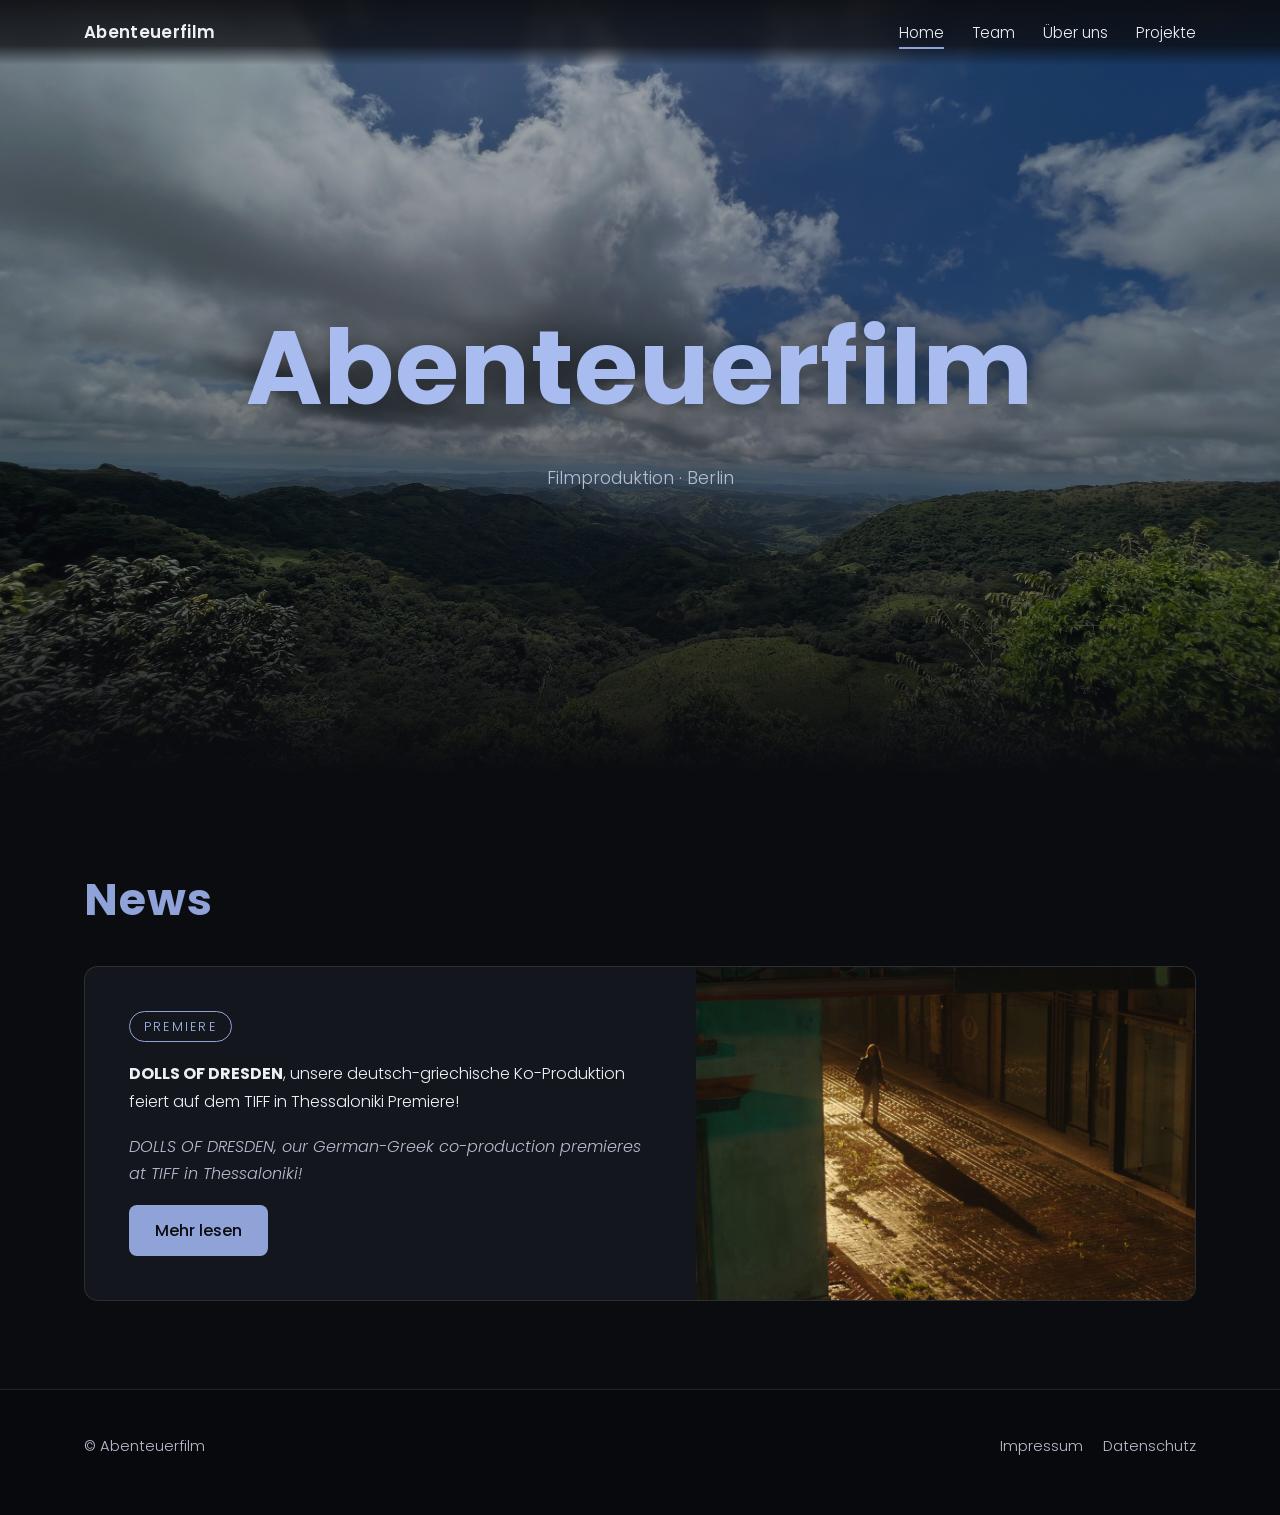
<file: index.html>
<!DOCTYPE html>
<html lang="de">
<head>
<meta charset="utf-8">
<meta name="viewport" content="width=device-width, initial-scale=1">
<title>Home | Abenteuerfilm</title>
<meta name="description" content="Abenteuerfilm – Filmproduktion von Liza Reichardt und Arndt Schwering-Sohnrey. Koproduktionen europäischer Filme und eigene Stoffe.">
<link rel="preconnect" href="https://fonts.googleapis.com">
<link rel="preconnect" href="https://fonts.gstatic.com" crossorigin>
<link href="https://fonts.googleapis.com/css2?family=Poppins:wght@300;400;500;600;700&display=swap" rel="stylesheet">
<link rel="stylesheet" href="/assets/css/style.css">
</head>
<body>
<header>
<div class="nav">
<a class="brand" href="/">Abenteuerfilm</a>
<button class="nav-toggle" aria-label="Menü öffnen" onclick="document.getElementById('nav').classList.toggle('open')">☰</button>
<nav id="nav">
<ul>
<li><a href="/" class="active">Home</a></li>
<li><a href="/team/">Team</a></li>
<li><a href="/ueber-uns/">Über uns</a></li>
<li><a href="/projekte/">Projekte</a></li>
</ul>
</nav>
</div>
</header>
<div class="hero" style="background-image:url('/assets/img/hero.jpg')">
<div class="wrap">
<h1>Abenteuerfilm</h1>
<p class="tagline">Filmproduktion · Berlin</p>
</div>
</div>
<section class="section-dark">
<div class="wrap">
<h2>News</h2>
<div class="news-card">
<div class="txt">
<span class="badge">Premiere</span>
<p><strong>DOLLS OF DRESDEN</strong>, unsere deutsch-griechische Ko-Produktion feiert auf dem TIFF in Thessaloniki Premiere!</p>
<p class="dim"><em>DOLLS OF DRESDEN, our German-Greek co-production premieres at TIFF in Thessaloniki!</em></p>
<a class="btn" href="https://filmfestival.gr/" target="_blank" rel="noopener">Mehr lesen</a>
</div>
<div class="img" style="background-image:url('/assets/img/news-dolls.jpg')"></div>
</div>
</div>
</section>
<footer>
<div class="foot">
<span>© Abenteuerfilm</span>
<ul>
<li><a href="/impressum/">Impressum</a></li>
<li><a href="/datenschutz/">Datenschutz</a></li>
</ul>
</div>
</footer>
</body>
</html>
</file>
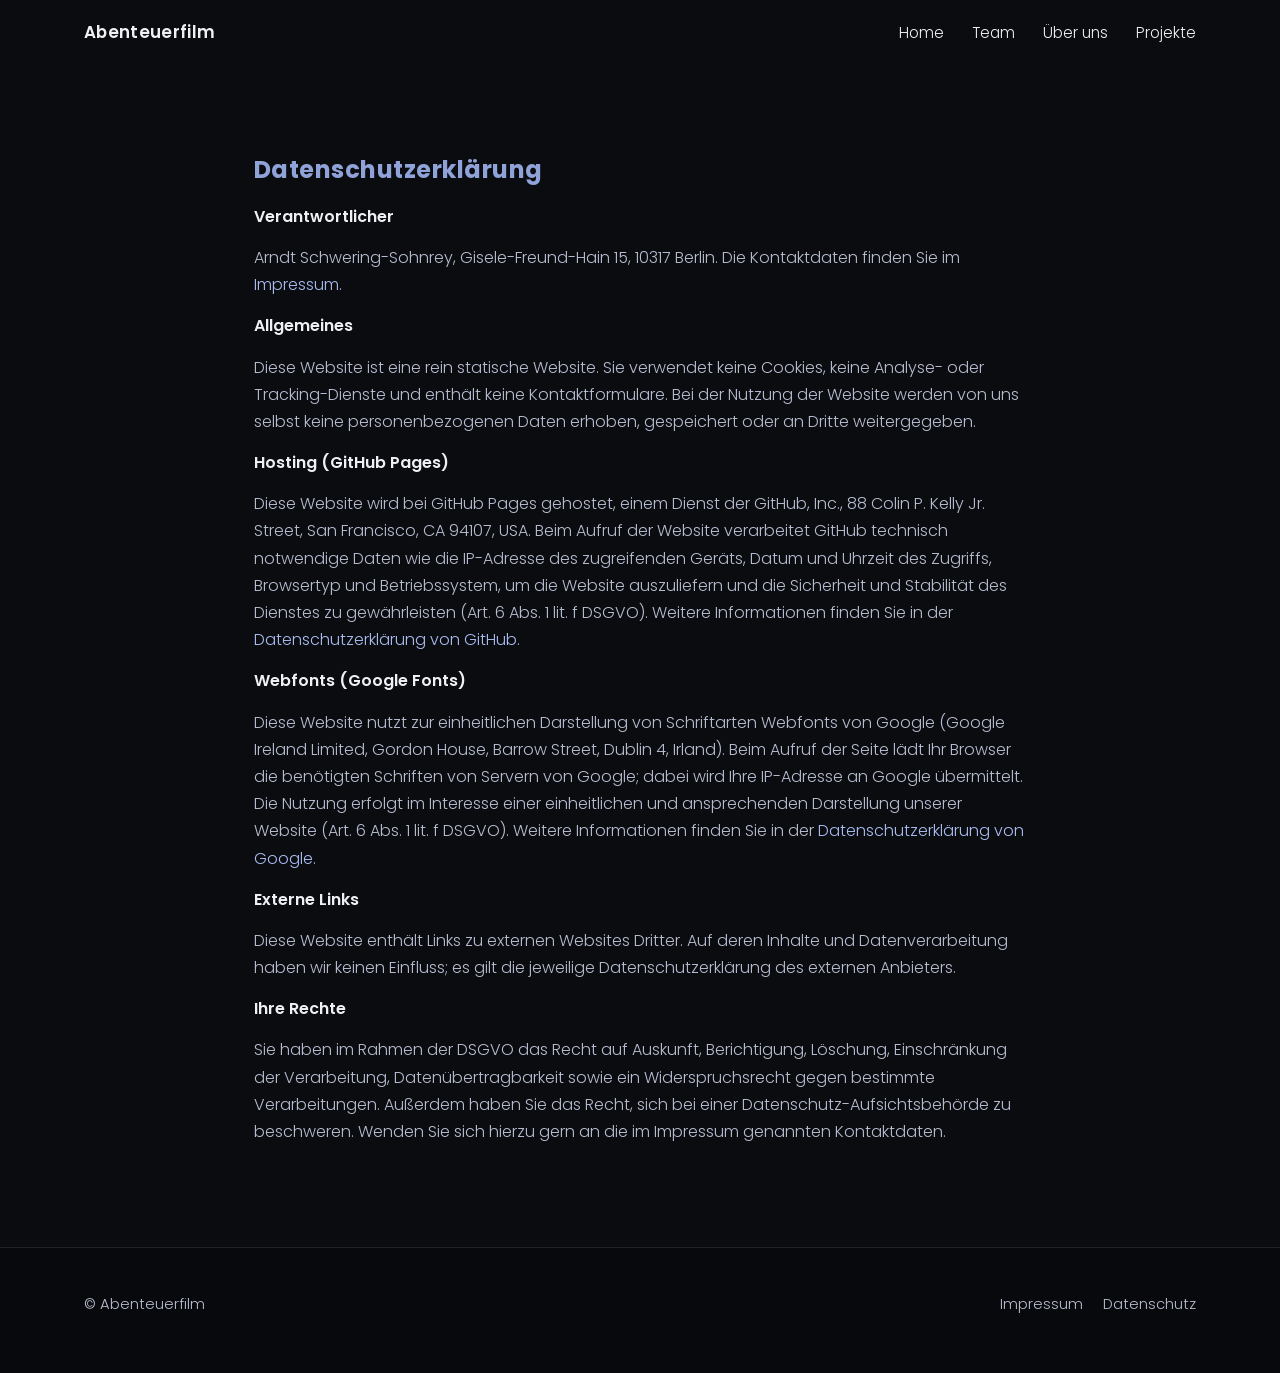
<file: datenschutz/index.html>
<!DOCTYPE html>
<html lang="de">
<head>
<meta charset="utf-8">
<meta name="viewport" content="width=device-width, initial-scale=1">
<title>Datenschutz | Abenteuerfilm</title>
<meta name="robots" content="noindex">
<link rel="preconnect" href="https://fonts.googleapis.com">
<link rel="preconnect" href="https://fonts.gstatic.com" crossorigin>
<link href="https://fonts.googleapis.com/css2?family=Poppins:wght@300;400;500;600;700&display=swap" rel="stylesheet">
<link rel="stylesheet" href="/assets/css/style.css">
</head>
<body>

<header>
  <div class="nav">
    <a class="brand" href="/">Abenteuerfilm</a>
    <button class="nav-toggle" aria-label="Menü öffnen" onclick="document.getElementById('nav').classList.toggle('open')">☰</button>
    <nav id="nav">
      <ul>
        <li><a href="/">Home</a></li>
        <li><a href="/team/">Team</a></li>
        <li><a href="/ueber-uns/">Über uns</a></li>
        <li><a href="/projekte/">Projekte</a></li>
      </ul>
    </nav>
  </div>
</header>

<section class="section-dark" style="padding-top:150px">
  <div class="wrap legal">
    <h2>Datenschutzerklärung</h2>

    <p><strong>Verantwortlicher</strong></p>
    <p>Arndt Schwering-Sohnrey, Gisele-Freund-Hain 15, 10317 Berlin. Die Kontaktdaten finden Sie im <a href="/impressum/">Impressum</a>.</p>

    <p><strong>Allgemeines</strong></p>
    <p>Diese Website ist eine rein statische Website. Sie verwendet keine Cookies, keine Analyse- oder Tracking-Dienste und enthält keine Kontaktformulare. Bei der Nutzung der Website werden von uns selbst keine personenbezogenen Daten erhoben, gespeichert oder an Dritte weitergegeben.</p>

    <p><strong>Hosting (GitHub Pages)</strong></p>
    <p>Diese Website wird bei GitHub Pages gehostet, einem Dienst der GitHub, Inc., 88 Colin P. Kelly Jr. Street, San Francisco, CA 94107, USA. Beim Aufruf der Website verarbeitet GitHub technisch notwendige Daten wie die IP-Adresse des zugreifenden Geräts, Datum und Uhrzeit des Zugriffs, Browsertyp und Betriebssystem, um die Website auszuliefern und die Sicherheit und Stabilität des Dienstes zu gewährleisten (Art. 6 Abs. 1 lit. f DSGVO). Weitere Informationen finden Sie in der <a href="https://docs.github.com/de/site-policy/privacy-policies/github-general-privacy-statement" target="_blank" rel="noopener">Datenschutzerklärung von GitHub</a>.</p>

    <p><strong>Webfonts (Google Fonts)</strong></p>
    <p>Diese Website nutzt zur einheitlichen Darstellung von Schriftarten Webfonts von Google (Google Ireland Limited, Gordon House, Barrow Street, Dublin 4, Irland). Beim Aufruf der Seite lädt Ihr Browser die benötigten Schriften von Servern von Google; dabei wird Ihre IP-Adresse an Google übermittelt. Die Nutzung erfolgt im Interesse einer einheitlichen und ansprechenden Darstellung unserer Website (Art. 6 Abs. 1 lit. f DSGVO). Weitere Informationen finden Sie in der <a href="https://policies.google.com/privacy" target="_blank" rel="noopener">Datenschutzerklärung von Google</a>.</p>

    <p><strong>Externe Links</strong></p>
    <p>Diese Website enthält Links zu externen Websites Dritter. Auf deren Inhalte und Datenverarbeitung haben wir keinen Einfluss; es gilt die jeweilige Datenschutzerklärung des externen Anbieters.</p>

    <p><strong>Ihre Rechte</strong></p>
    <p>Sie haben im Rahmen der DSGVO das Recht auf Auskunft, Berichtigung, Löschung, Einschränkung der Verarbeitung, Datenübertragbarkeit sowie ein Widerspruchsrecht gegen bestimmte Verarbeitungen. Außerdem haben Sie das Recht, sich bei einer Datenschutz-Aufsichtsbehörde zu beschweren. Wenden Sie sich hierzu gern an die im Impressum genannten Kontaktdaten.</p>
  </div>
</section>

<footer>
  <div class="foot">
    <span>© Abenteuerfilm</span>
    <ul>
      <li><a href="/impressum/">Impressum</a></li>
      <li><a href="/datenschutz/">Datenschutz</a></li>
    </ul>
  </div>
</footer>

</body>
</html>
</file>
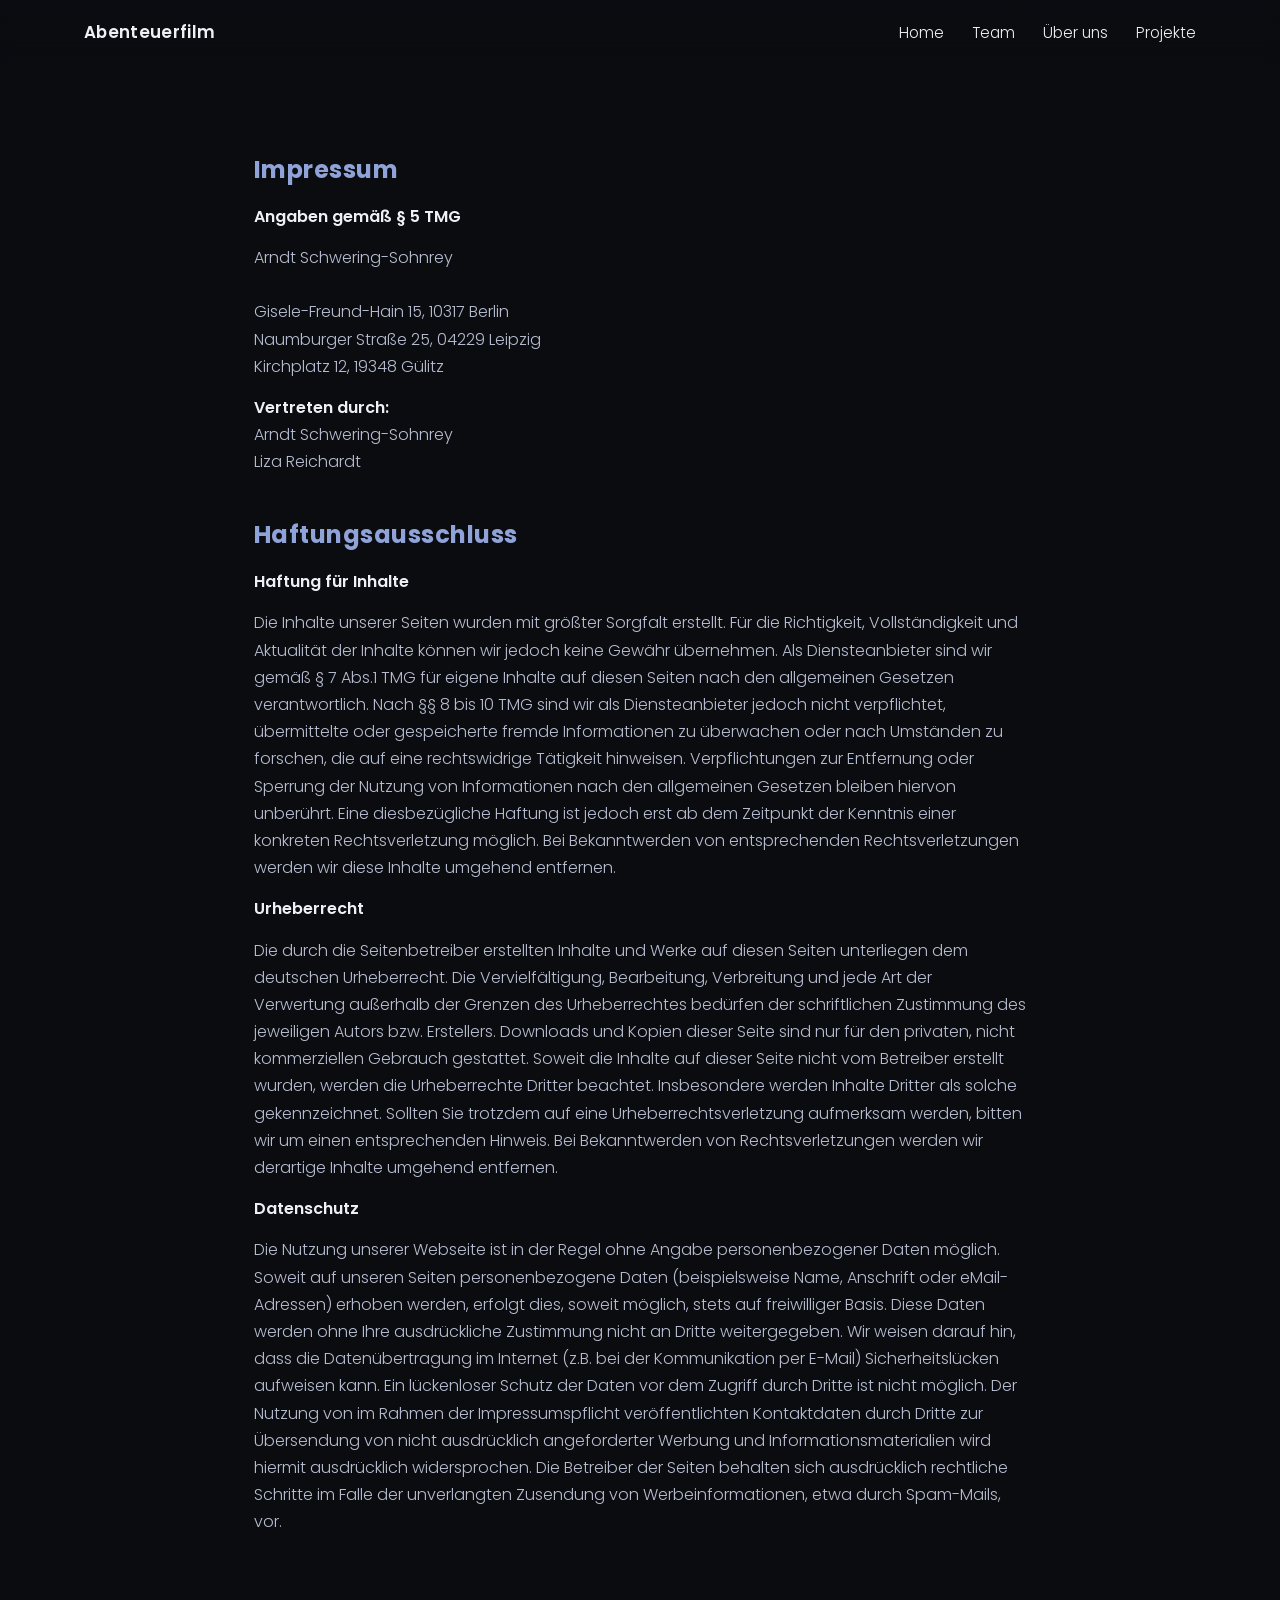
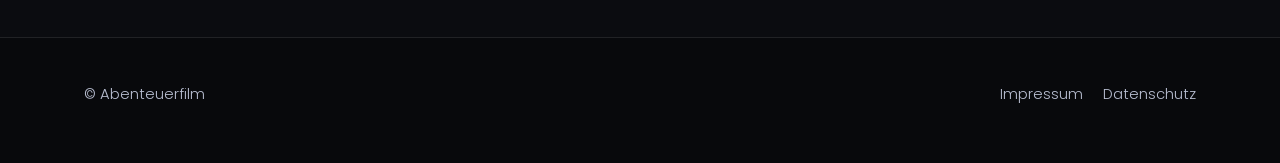
<file: impressum/index.html>
<!DOCTYPE html>
<html lang="de">
<head>
<meta charset="utf-8">
<meta name="viewport" content="width=device-width, initial-scale=1">
<title>Impressum | Abenteuerfilm</title>
<meta name="robots" content="noindex">
<link rel="preconnect" href="https://fonts.googleapis.com">
<link rel="preconnect" href="https://fonts.gstatic.com" crossorigin>
<link href="https://fonts.googleapis.com/css2?family=Poppins:wght@300;400;500;600;700&display=swap" rel="stylesheet">
<link rel="stylesheet" href="/assets/css/style.css">
</head>
<body>

<header>
  <div class="nav">
    <a class="brand" href="/">Abenteuerfilm</a>
    <button class="nav-toggle" aria-label="Menü öffnen" onclick="document.getElementById('nav').classList.toggle('open')">☰</button>
    <nav id="nav">
      <ul>
        <li><a href="/">Home</a></li>
        <li><a href="/team/">Team</a></li>
        <li><a href="/ueber-uns/">Über uns</a></li>
        <li><a href="/projekte/">Projekte</a></li>
      </ul>
    </nav>
  </div>
</header>

<section class="section-dark" style="padding-top:150px">
  <div class="wrap legal">
    <h2>Impressum</h2>
    <p><strong>Angaben gemäß § 5 TMG</strong></p>
    <address>
      Arndt Schwering-Sohnrey<br><br>
      Gisele-Freund-Hain 15, 10317 Berlin<br>
      Naumburger Straße 25, 04229 Leipzig<br>
      Kirchplatz 12, 19348 Gülitz
    </address>
    <p><strong>Vertreten durch:</strong><br>Arndt Schwering-Sohnrey<br>Liza Reichardt</p>

    <h2>Haftungsausschluss</h2>
    <p><strong>Haftung für Inhalte</strong></p>
    <p>Die Inhalte unserer Seiten wurden mit größter Sorgfalt erstellt. Für die Richtigkeit, Vollständigkeit und Aktualität der Inhalte können wir jedoch keine Gewähr übernehmen. Als Diensteanbieter sind wir gemäß § 7 Abs.1 TMG für eigene Inhalte auf diesen Seiten nach den allgemeinen Gesetzen verantwortlich. Nach §§ 8 bis 10 TMG sind wir als Diensteanbieter jedoch nicht verpflichtet, übermittelte oder gespeicherte fremde Informationen zu überwachen oder nach Umständen zu forschen, die auf eine rechtswidrige Tätigkeit hinweisen. Verpflichtungen zur Entfernung oder Sperrung der Nutzung von Informationen nach den allgemeinen Gesetzen bleiben hiervon unberührt. Eine diesbezügliche Haftung ist jedoch erst ab dem Zeitpunkt der Kenntnis einer konkreten Rechtsverletzung möglich. Bei Bekanntwerden von entsprechenden Rechtsverletzungen werden wir diese Inhalte umgehend entfernen.</p>
    <p><strong>Urheberrecht</strong></p>
    <p>Die durch die Seitenbetreiber erstellten Inhalte und Werke auf diesen Seiten unterliegen dem deutschen Urheberrecht. Die Vervielfältigung, Bearbeitung, Verbreitung und jede Art der Verwertung außerhalb der Grenzen des Urheberrechtes bedürfen der schriftlichen Zustimmung des jeweiligen Autors bzw. Erstellers. Downloads und Kopien dieser Seite sind nur für den privaten, nicht kommerziellen Gebrauch gestattet. Soweit die Inhalte auf dieser Seite nicht vom Betreiber erstellt wurden, werden die Urheberrechte Dritter beachtet. Insbesondere werden Inhalte Dritter als solche gekennzeichnet. Sollten Sie trotzdem auf eine Urheberrechtsverletzung aufmerksam werden, bitten wir um einen entsprechenden Hinweis. Bei Bekanntwerden von Rechtsverletzungen werden wir derartige Inhalte umgehend entfernen.</p>
    <p><strong>Datenschutz</strong></p>
    <p>Die Nutzung unserer Webseite ist in der Regel ohne Angabe personenbezogener Daten möglich. Soweit auf unseren Seiten personenbezogene Daten (beispielsweise Name, Anschrift oder eMail-Adressen) erhoben werden, erfolgt dies, soweit möglich, stets auf freiwilliger Basis. Diese Daten werden ohne Ihre ausdrückliche Zustimmung nicht an Dritte weitergegeben. Wir weisen darauf hin, dass die Datenübertragung im Internet (z.B. bei der Kommunikation per E-Mail) Sicherheitslücken aufweisen kann. Ein lückenloser Schutz der Daten vor dem Zugriff durch Dritte ist nicht möglich. Der Nutzung von im Rahmen der Impressumspflicht veröffentlichten Kontaktdaten durch Dritte zur Übersendung von nicht ausdrücklich angeforderter Werbung und Informationsmaterialien wird hiermit ausdrücklich widersprochen. Die Betreiber der Seiten behalten sich ausdrücklich rechtliche Schritte im Falle der unverlangten Zusendung von Werbeinformationen, etwa durch Spam-Mails, vor.</p>
  </div>
</section>

<footer>
  <div class="foot">
    <span>© Abenteuerfilm</span>
    <ul>
      <li><a href="/impressum/">Impressum</a></li>
      <li><a href="/datenschutz/">Datenschutz</a></li>
    </ul>
  </div>
</footer>

</body>
</html>
</file>
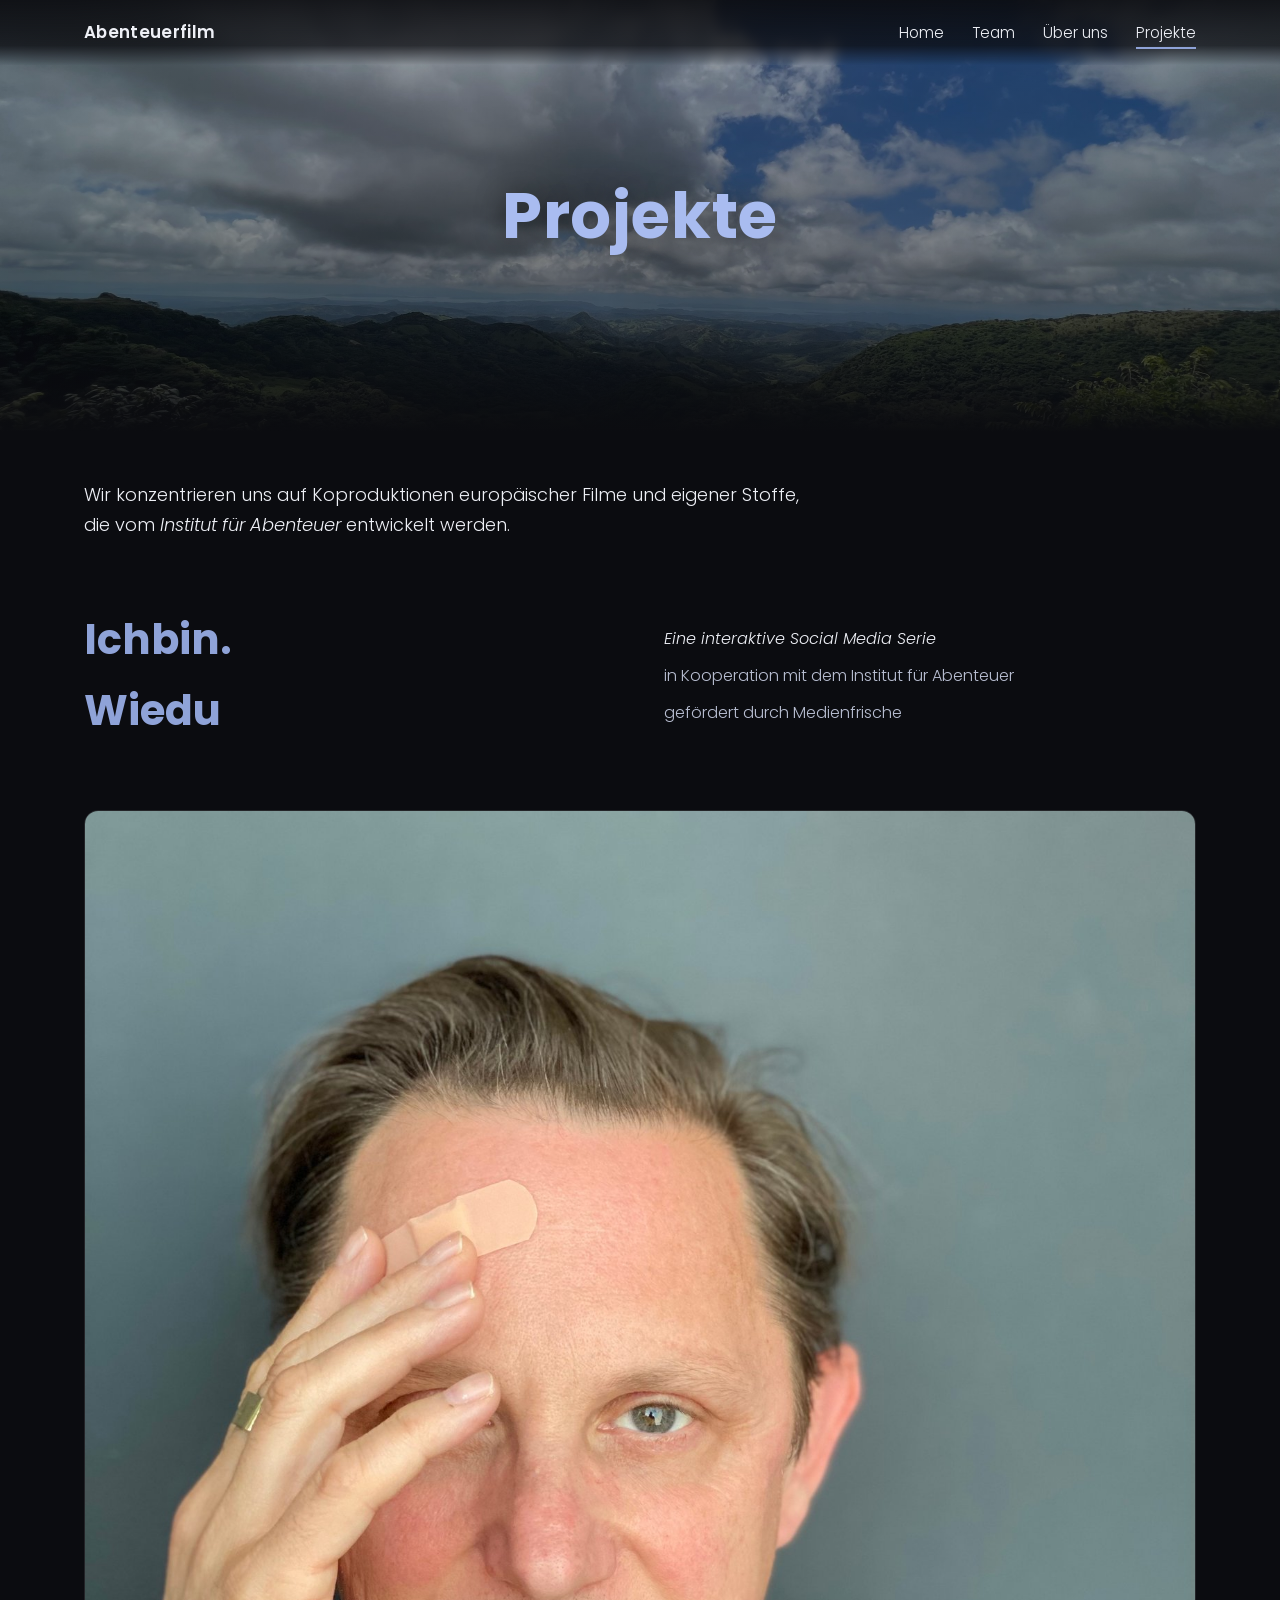
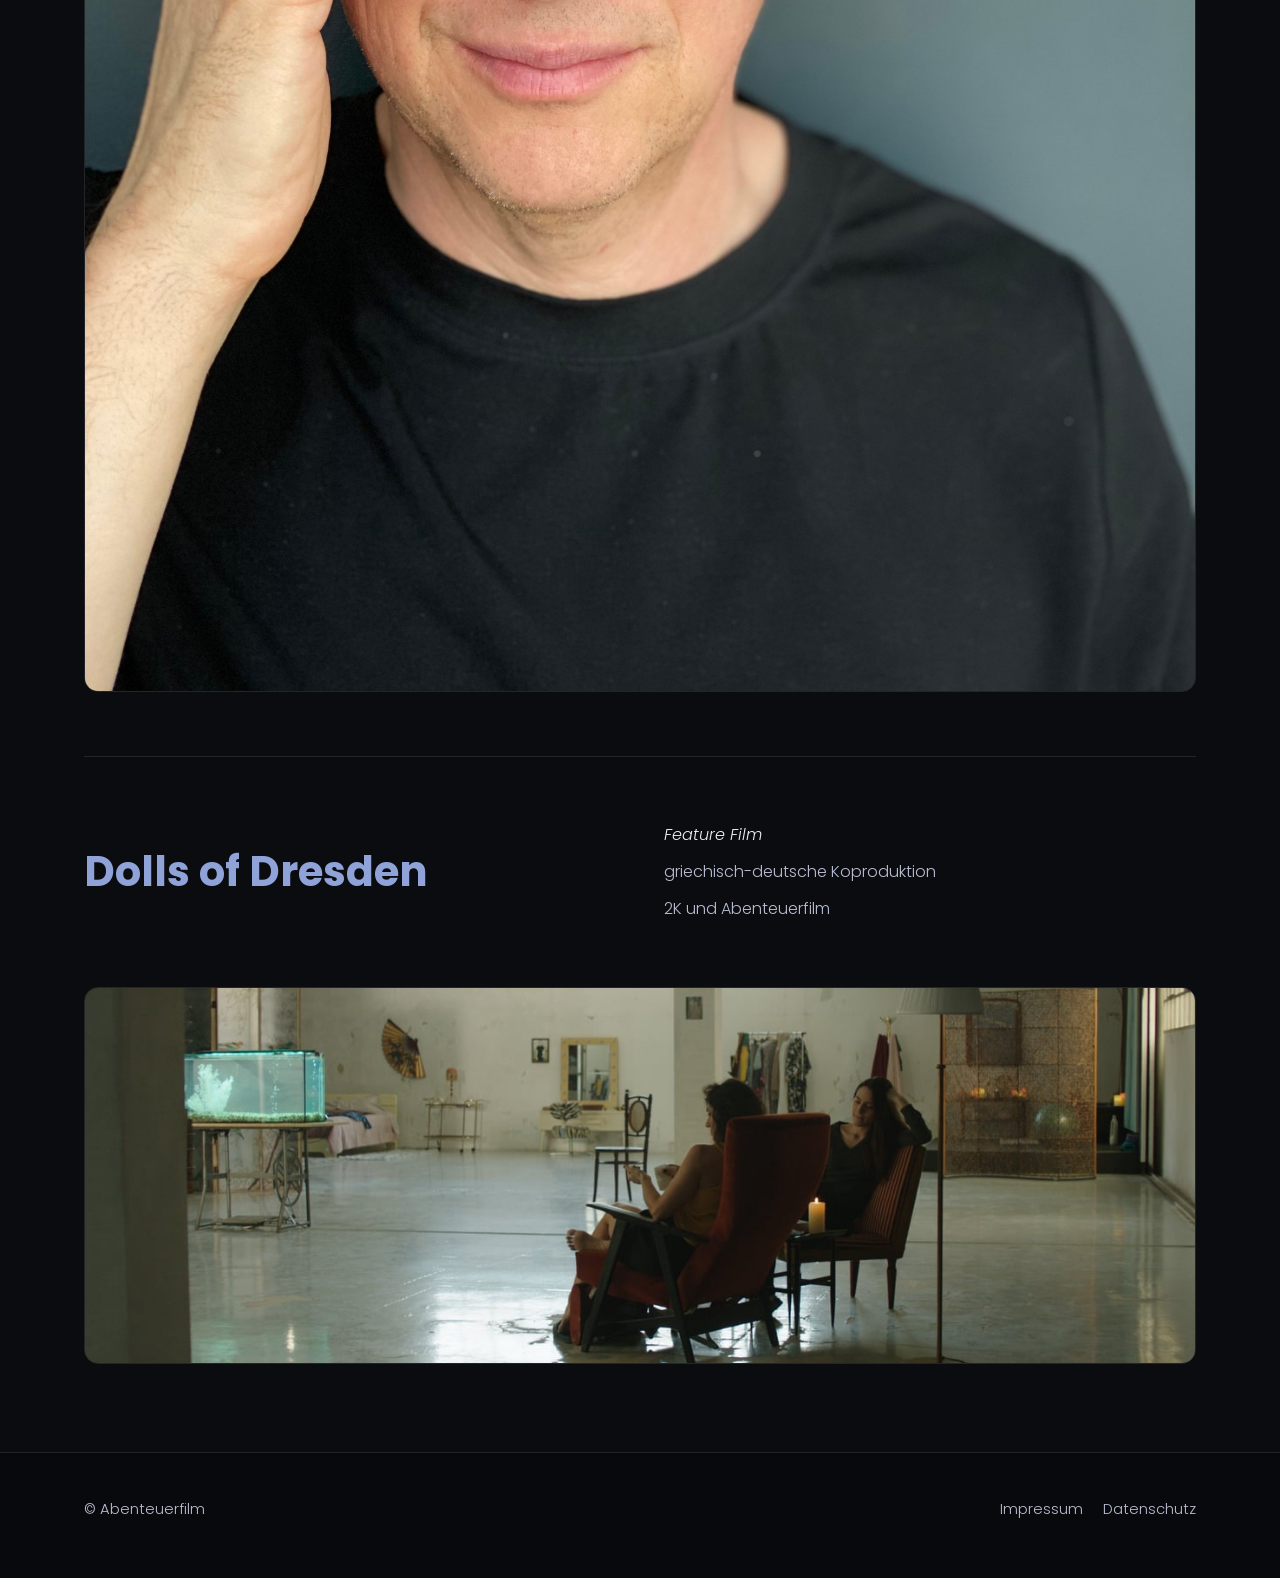
<file: projekte/index.html>
<!DOCTYPE html>
<html lang="de">
<head>
<meta charset="utf-8">
<meta name="viewport" content="width=device-width, initial-scale=1">
<title>Projekte | Abenteuerfilm</title>
<meta name="description" content="Projekte von Abenteuerfilm: Ichbin.Wiedu – eine interaktive Social Media Serie, und Dolls of Dresden – griechisch-deutsche Koproduktion.">
<link rel="preconnect" href="https://fonts.googleapis.com">
<link rel="preconnect" href="https://fonts.gstatic.com" crossorigin>
<link href="https://fonts.googleapis.com/css2?family=Poppins:wght@300;400;500;600;700&display=swap" rel="stylesheet">
<link rel="stylesheet" href="/assets/css/style.css">
</head>
<body>

<header>
  <div class="nav">
    <a class="brand" href="/">Abenteuerfilm</a>
    <button class="nav-toggle" aria-label="Menü öffnen" onclick="document.getElementById('nav').classList.toggle('open')">☰</button>
    <nav id="nav">
      <ul>
        <li><a href="/">Home</a></li>
        <li><a href="/team/">Team</a></li>
        <li><a href="/ueber-uns/">Über uns</a></li>
        <li><a href="/projekte/" class="active">Projekte</a></li>
      </ul>
    </nav>
  </div>
</header>

<div class="hero hero-page" style="background-image:url('/assets/img/hero.jpg')">
  <div class="wrap">
    <h1>Projekte</h1>
  </div>
</div>

<section class="section-dark" style="padding-top:48px">
  <div class="wrap">
    <p class="lead">Wir konzentrieren uns auf Koproduktionen europäischer Filme und eigener Stoffe, die vom <em>Institut für Abenteuer</em> entwickelt werden.</p>

    <div class="project">
      <div>
        <h3>Ichbin.<br>Wiedu</h3>
      </div>
      <div class="meta">
        <span class="kind">Eine interaktive Social Media Serie</span>
        <span>in Kooperation mit dem Institut für Abenteuer</span>
        <span>gefördert durch Medienfrische</span>
      </div>
    </div>
    <div class="project-still">
      <img src="/assets/img/ichbinwiedu.jpg" alt="Ichbin.Wiedu – Szenenbild">
    </div>

    <div class="project" style="margin-top:64px">
      <div>
        <h3>Dolls of Dresden</h3>
      </div>
      <div class="meta">
        <span class="kind">Feature Film</span>
        <span>griechisch-deutsche Koproduktion</span>
        <span>2K und Abenteuerfilm</span>
      </div>
    </div>
    <div class="project-still">
      <img src="/assets/img/dolls-still.jpg" alt="Dolls of Dresden – Szenenbild">
    </div>
  </div>
</section>

<footer>
  <div class="foot">
    <span>© Abenteuerfilm</span>
    <ul>
      <li><a href="/impressum/">Impressum</a></li>
      <li><a href="/datenschutz/">Datenschutz</a></li>
    </ul>
  </div>
</footer>

</body>
</html>
</file>
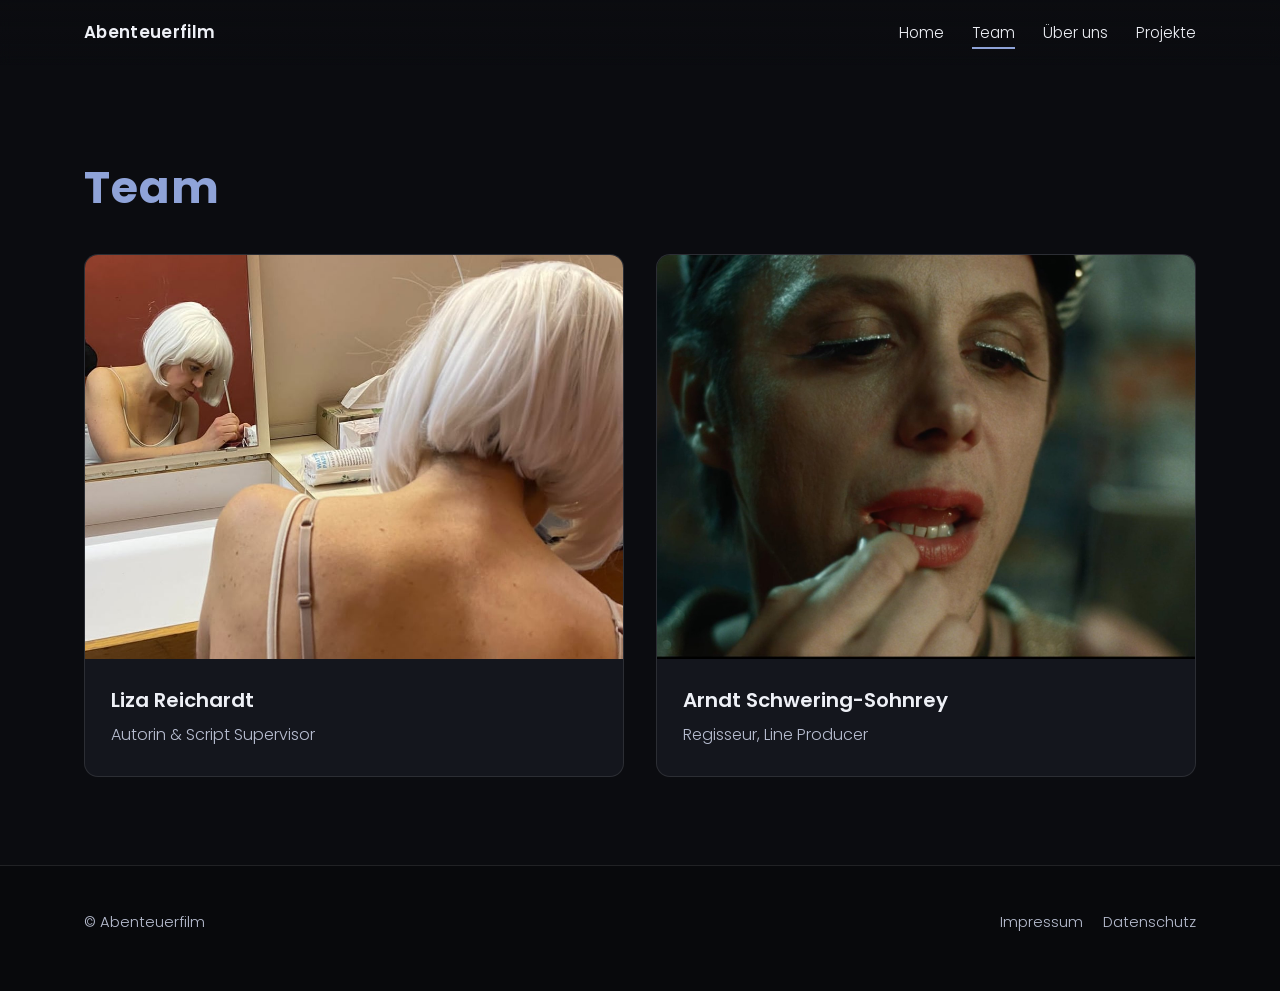
<file: team/index.html>
<!DOCTYPE html>
<html lang="de">
<head>
<meta charset="utf-8">
<meta name="viewport" content="width=device-width, initial-scale=1">
<title>Team | Abenteuerfilm</title>
<meta name="description" content="Das Team von Abenteuerfilm: Liza Reichardt und Arndt Schwering-Sohnrey.">
<link rel="preconnect" href="https://fonts.googleapis.com">
<link rel="preconnect" href="https://fonts.gstatic.com" crossorigin>
<link href="https://fonts.googleapis.com/css2?family=Poppins:wght@300;400;500;600;700&display=swap" rel="stylesheet">
<link rel="stylesheet" href="/assets/css/style.css">
</head>
<body>

<header>
  <div class="nav">
    <a class="brand" href="/">Abenteuerfilm</a>
    <button class="nav-toggle" aria-label="Menü öffnen" onclick="document.getElementById('nav').classList.toggle('open')">☰</button>
    <nav id="nav">
      <ul>
        <li><a href="/">Home</a></li>
        <li><a href="/team/" class="active">Team</a></li>
        <li><a href="/ueber-uns/">Über uns</a></li>
        <li><a href="/projekte/">Projekte</a></li>
      </ul>
    </nav>
  </div>
</header>

<section class="section-dark" style="padding-top:150px">
  <div class="wrap">
    <h2>Team</h2>
    <div class="grid-2">
      <div class="card">
        <div class="photo" style="background-image:url('/assets/img/team-liza.jpg')"></div>
        <div class="info">
          <h3>Liza Reichardt</h3>
          <p>Autorin &amp; Script Supervisor</p>
        </div>
      </div>
      <div class="card">
        <div class="photo" style="background-image:url('/assets/img/team-arndt.jpg')"></div>
        <div class="info">
          <h3>Arndt Schwering-Sohnrey</h3>
          <p>Regisseur, Line Producer</p>
        </div>
      </div>
    </div>
  </div>
</section>

<footer>
  <div class="foot">
    <span>© Abenteuerfilm</span>
    <ul>
      <li><a href="/impressum/">Impressum</a></li>
      <li><a href="/datenschutz/">Datenschutz</a></li>
    </ul>
  </div>
</footer>

</body>
</html>
</file>
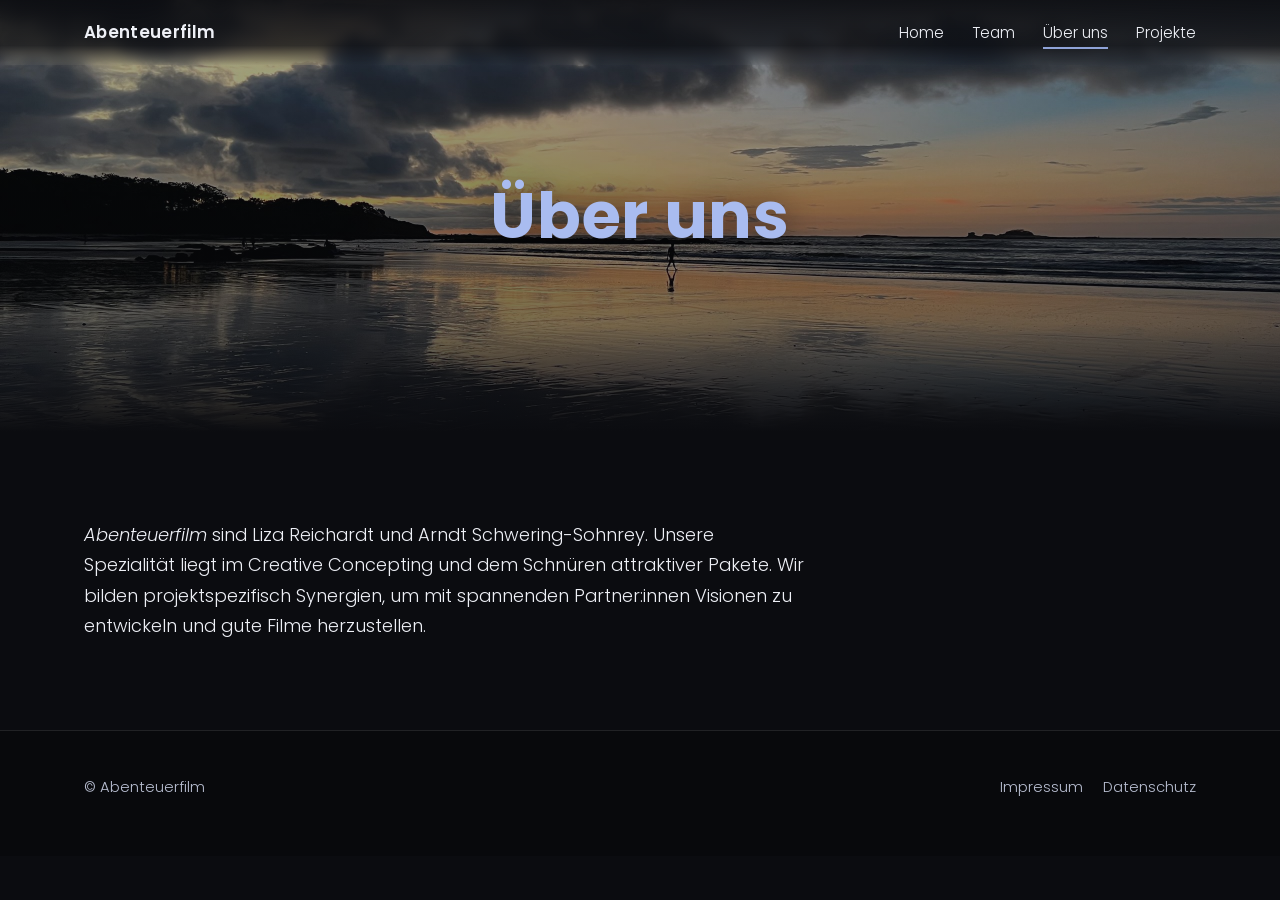
<file: ueber-uns/index.html>
<!DOCTYPE html>
<html lang="de">
<head>
<meta charset="utf-8">
<meta name="viewport" content="width=device-width, initial-scale=1">
<title>Über uns | Abenteuerfilm</title>
<meta name="description" content="Abenteuerfilm sind Liza Reichardt und Arndt Schwering-Sohnrey – Creative Concepting und attraktive Pakete für gute Filme.">
<link rel="preconnect" href="https://fonts.googleapis.com">
<link rel="preconnect" href="https://fonts.gstatic.com" crossorigin>
<link href="https://fonts.googleapis.com/css2?family=Poppins:wght@300;400;500;600;700&display=swap" rel="stylesheet">
<link rel="stylesheet" href="/assets/css/style.css">
</head>
<body>

<header>
  <div class="nav">
    <a class="brand" href="/">Abenteuerfilm</a>
    <button class="nav-toggle" aria-label="Menü öffnen" onclick="document.getElementById('nav').classList.toggle('open')">☰</button>
    <nav id="nav">
      <ul>
        <li><a href="/">Home</a></li>
        <li><a href="/team/">Team</a></li>
        <li><a href="/ueber-uns/" class="active">Über uns</a></li>
        <li><a href="/projekte/">Projekte</a></li>
      </ul>
    </nav>
  </div>
</header>

<div class="hero hero-page" style="background-image:url('/assets/img/ueberuns.jpg')">
  <div class="wrap">
    <h1>Über uns</h1>
  </div>
</div>

<section class="section-dark">
  <div class="wrap">
    <p class="lead"><em>Abenteuerfilm</em> sind Liza Reichardt und Arndt Schwering-Sohnrey. Unsere Spezialität liegt im Creative Concepting und dem Schnüren attraktiver Pakete. Wir bilden projektspezifisch Synergien, um mit spannenden Partner:innen Visionen zu entwickeln und gute Filme herzustellen.</p>
  </div>
</section>

<footer>
  <div class="foot">
    <span>© Abenteuerfilm</span>
    <ul>
      <li><a href="/impressum/">Impressum</a></li>
      <li><a href="/datenschutz/">Datenschutz</a></li>
    </ul>
  </div>
</footer>

</body>
</html>
</file>
<file: assets/css/style.css>
/* Abenteuerfilm — refreshed design */
:root {
  --bg: #0b0c10;
  --bg-soft: #14161d;
  --text: #eef0f6;
  --text-dim: #b7bdd0;
  --accent: #8fa3d8;
  --accent-strong: #a9bcf0;
  --line: rgba(255, 255, 255, 0.1);
  --maxw: 1160px;
}

* { margin: 0; padding: 0; box-sizing: border-box; }

html { scroll-behavior: smooth; }

body {
  background: var(--bg);
  color: var(--text);
  font-family: "Poppins", "Segoe UI", system-ui, -apple-system, sans-serif;
  font-weight: 300;
  line-height: 1.7;
  -webkit-font-smoothing: antialiased;
}

img { max-width: 100%; display: block; }

a { color: var(--accent-strong); text-decoration: none; }
a:hover { color: #fff; }

.wrap { max-width: var(--maxw); margin: 0 auto; padding: 0 24px; }

/* Header */
header {
  position: fixed; inset: 0 0 auto 0; z-index: 50;
  background: linear-gradient(rgba(11,12,16,.92), rgba(11,12,16,.75) 70%, transparent);
  backdrop-filter: blur(6px);
}
.nav {
  max-width: var(--maxw); margin: 0 auto; padding: 18px 24px;
  display: flex; align-items: center; justify-content: space-between; gap: 16px;
}
.brand {
  font-weight: 600; letter-spacing: .02em; color: var(--text); font-size: 1.05rem;
}
.brand:hover { color: var(--accent-strong); }
nav ul { display: flex; gap: 28px; list-style: none; }
nav a {
  color: var(--text); font-size: .95rem; padding-bottom: 4px;
  border-bottom: 2px solid transparent; transition: border-color .2s, color .2s;
}
nav a:hover { color: var(--accent-strong); }
nav a.active { border-color: var(--accent); }

/* Hero */
.hero {
  min-height: 86vh; display: grid; place-items: center; position: relative;
  background-size: cover; background-position: center;
}
.hero::after {
  content: ""; position: absolute; inset: 0;
  background: linear-gradient(rgba(11,12,16,.35), rgba(11,12,16,.55) 75%, var(--bg));
}
.hero > .wrap { position: relative; z-index: 1; text-align: center; }
.hero h1 {
  font-size: clamp(3rem, 9vw, 6.5rem); font-weight: 700; letter-spacing: .01em;
  color: var(--accent-strong); text-shadow: 0 2px 30px rgba(0,0,0,.45);
}
.hero p.tagline { color: var(--text-dim); font-size: 1.1rem; margin-top: 8px; }

.hero-page { min-height: 48vh; }
.hero-page h1 { font-size: clamp(2.4rem, 6vw, 4rem); }

/* Sections */
section { padding: 88px 0; }
.section-dark { background: var(--bg); }
.section-soft { background: var(--bg-soft); }

h2 {
  font-size: clamp(1.9rem, 4.5vw, 2.8rem); font-weight: 700;
  color: var(--accent); margin-bottom: 28px; letter-spacing: .02em;
}
h3 { font-weight: 600; font-size: 1.25rem; }

.lead { max-width: 720px; font-size: 1.12rem; color: var(--text); }
.dim { color: var(--text-dim); }

/* News card */
.news-card {
  display: grid; grid-template-columns: 1.1fr .9fr; gap: 0; overflow: hidden;
  border-radius: 14px; border: 1px solid var(--line); background: var(--bg-soft);
}
.news-card .txt { padding: 44px; display: flex; flex-direction: column; justify-content: center; gap: 18px; }
.news-card .img { min-height: 320px; background-size: cover; background-position: center; }
.badge {
  display: inline-block; width: fit-content; font-size: .78rem; letter-spacing: .18em;
  text-transform: uppercase; color: var(--accent-strong);
  border: 1px solid var(--accent); border-radius: 999px; padding: 4px 14px;
}

/* Buttons */
.btn {
  display: inline-block; width: fit-content; background: var(--accent); color: #0b0c10;
  padding: 12px 26px; border-radius: 8px; font-weight: 500; transition: background .2s, transform .15s;
}
.btn:hover { background: var(--accent-strong); color: #0b0c10; transform: translateY(-1px); }
.btn.ghost { background: transparent; color: var(--text); border: 1px solid var(--line); }
.btn.ghost:hover { border-color: var(--accent); color: var(--accent-strong); }

/* Cards / grids */
.grid-2 { display: grid; grid-template-columns: 1fr 1fr; gap: 32px; }

.card {
  border-radius: 14px; overflow: hidden; border: 1px solid var(--line); background: var(--bg-soft);
  transition: transform .2s, border-color .2s;
}
.card:hover { transform: translateY(-4px); border-color: var(--accent); }
.card .photo { aspect-ratio: 4 / 3; background-size: cover; background-position: center; }
.card .info { padding: 24px 26px 28px; }
.card .info p { color: var(--text-dim); margin-top: 4px; }

/* Project blocks */
.project {
  display: grid; grid-template-columns: 1fr 1fr; gap: 48px; align-items: center; padding: 64px 0;
  border-top: 1px solid var(--line);
}
.project:first-of-type { border-top: 0; }
.project h3 { font-size: clamp(1.8rem, 4vw, 2.6rem); font-weight: 700; color: var(--accent); }
.project .meta { display: flex; flex-direction: column; gap: 10px; color: var(--text-dim); }
.project .meta .kind { font-style: italic; color: var(--text); }
.project-still { border-radius: 14px; overflow: hidden; border: 1px solid var(--line); }

/* Legal pages */
.legal { max-width: 820px; }
.legal h2 { font-size: 1.5rem; margin: 40px 0 12px; }
.legal h2:first-child { margin-top: 0; }
.legal p, .legal address { color: var(--text-dim); margin-bottom: 14px; font-style: normal; }
.legal strong { color: var(--text); font-weight: 600; }

/* Footer */
footer { border-top: 1px solid var(--line); padding: 44px 0 56px; background: #08090c; }
.foot {
  max-width: var(--maxw); margin: 0 auto; padding: 0 24px;
  display: flex; flex-wrap: wrap; gap: 12px 28px; align-items: center; justify-content: space-between;
  color: var(--text-dim); font-size: .92rem;
}
.foot ul { display: flex; flex-wrap: wrap; gap: 20px; list-style: none; }
.foot a { color: var(--text-dim); }
.foot a:hover { color: var(--accent-strong); }

/* Mobile nav */
.nav-toggle { display: none; background: none; border: 0; color: var(--text); font-size: 1.6rem; cursor: pointer; }

@media (max-width: 800px) {
  .nav-toggle { display: block; }
  nav { position: absolute; top: 100%; right: 0; left: 0; background: rgba(11,12,16,.97); display: none; }
  nav.open { display: block; }
  nav ul { flex-direction: column; gap: 0; padding: 12px 24px 20px; }
  nav li { border-bottom: 1px solid var(--line); }
  nav a { display: block; padding: 14px 0; border-bottom: 0; }
  .news-card, .grid-2, .project { grid-template-columns: 1fr; }
  .news-card .img { min-height: 240px; order: -1; }
  section { padding: 64px 0; }
}
</file>
